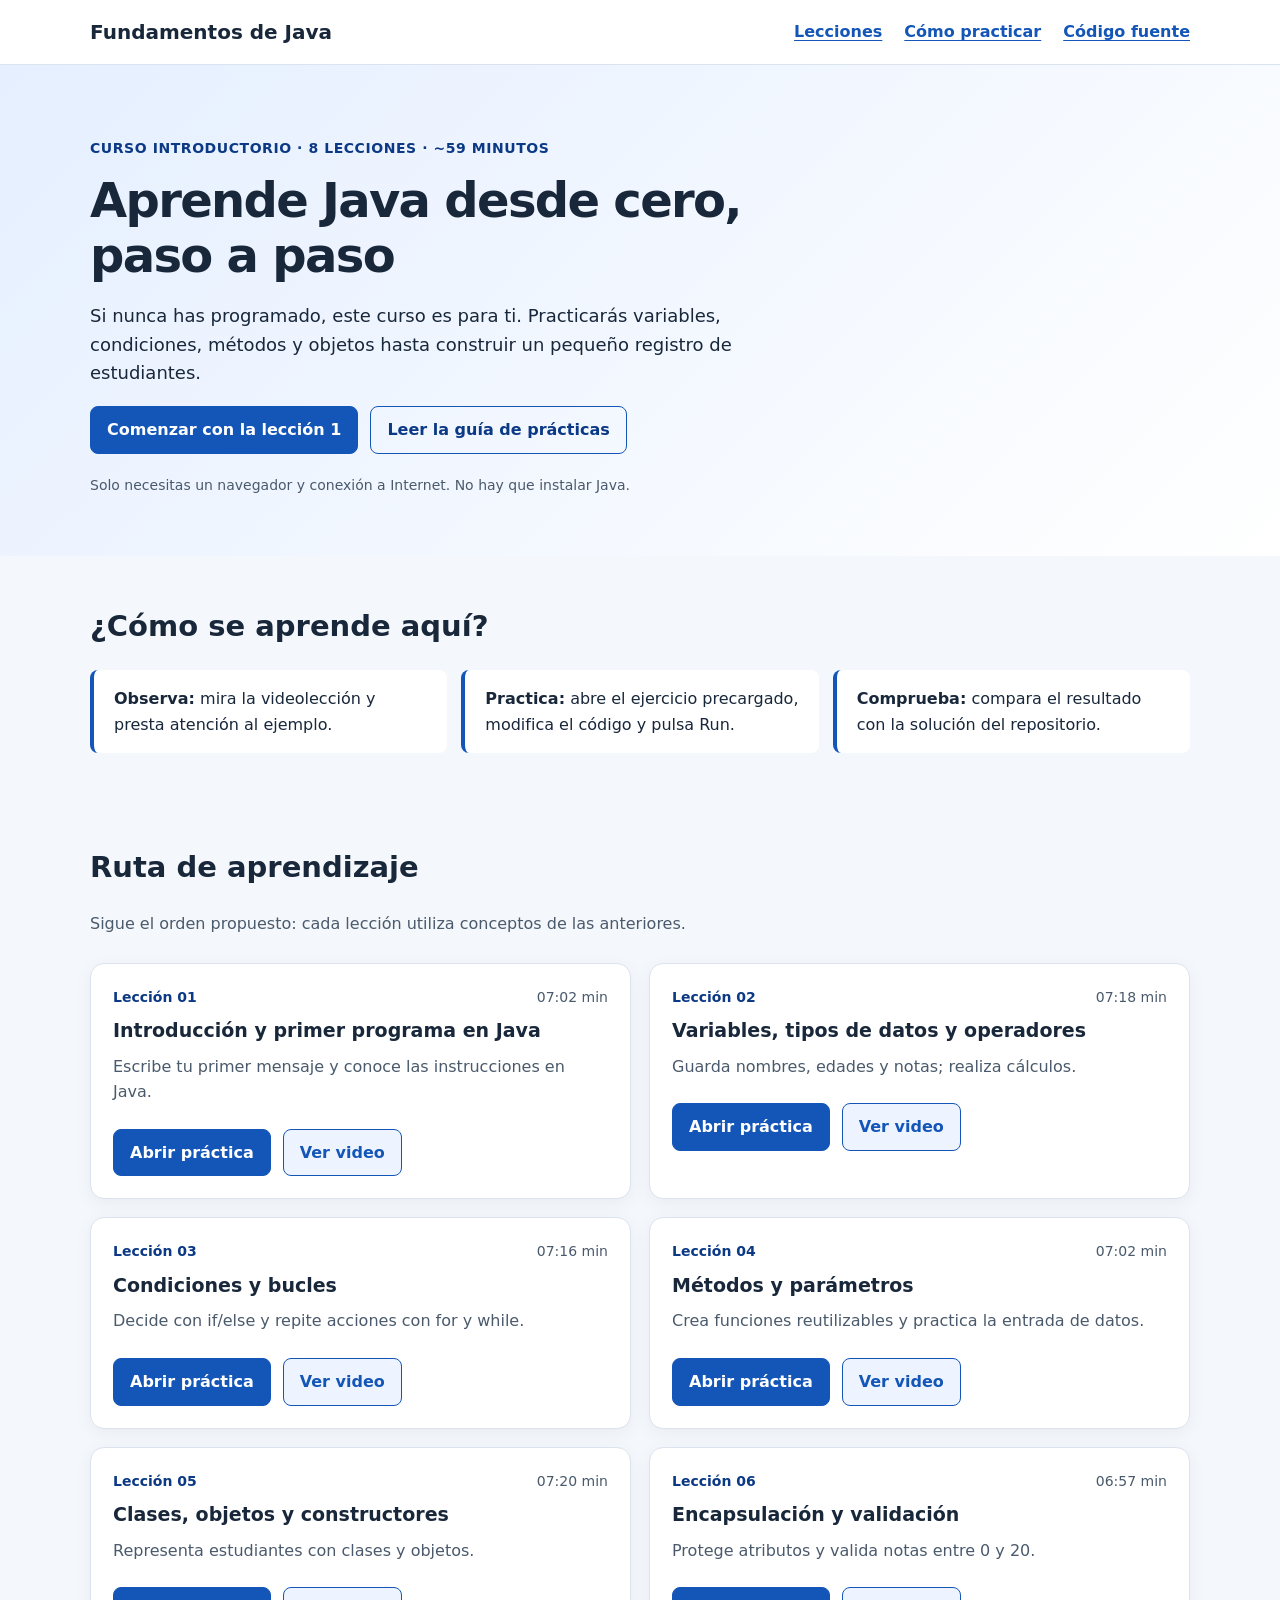
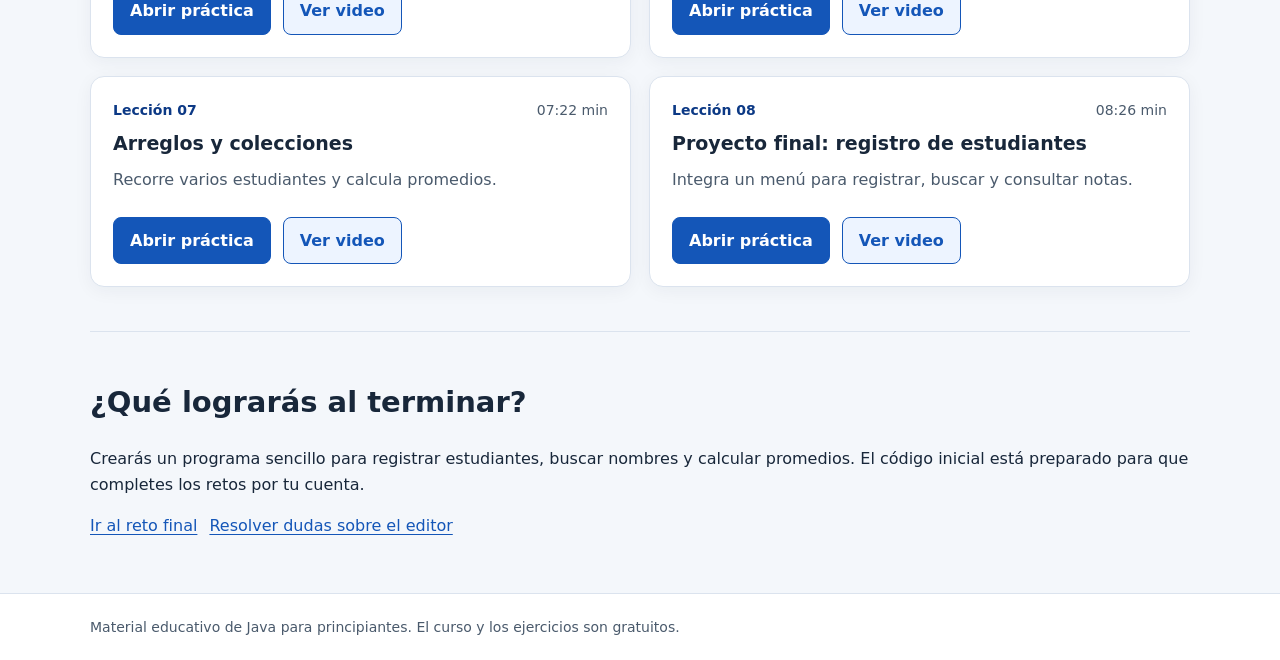
<file: index.html>
<!doctype html>
<html lang="es">
<head>
  <meta charset="utf-8">
  <meta name="viewport" content="width=device-width, initial-scale=1">
  <meta name="description" content="Curso gratuito de Java para estudiantes de secundaria: ocho videolecciones y ejercicios en línea sin instalaciones.">
  <title>Fundamentos de Java | Curso para principiantes</title>
  <link rel="stylesheet" href="assets/course.css">
</head>
<body>
  <a class="skip-link" href="#contenido">Saltar al contenido</a>
  <header class="site-header">
    <div class="container header__inner">
      <a class="brand" href="index.html" aria-label="Inicio del curso de Java">Fundamentos de Java</a>
      <nav class="site-nav" aria-label="Navegación principal">
        <a href="#lecciones">Lecciones</a>
        <a href="docs/como-practicar.html">Cómo practicar</a>
        <a href="https://github.com/TechMakers-upc/java-fundamentals-course-techmakers" target="_blank" rel="noopener noreferrer">Código fuente</a>
      </nav>
    </div>
  </header>
  <main id="contenido">
    <section class="hero" aria-labelledby="principal">
      <div class="container">
        <p class="eyebrow">Curso introductorio · 8 lecciones · ~59 minutos</p>
        <h1 id="principal">Aprende Java desde cero, paso a paso</h1>
        <p class="hero__intro">Si nunca has programado, este curso es para ti. Practicarás variables, condiciones, métodos y objetos hasta construir un pequeño registro de estudiantes.</p>
        <div class="hero__actions">
          <a class="action action--primary" href="practice/lesson-01.html">Comenzar con la lección 1</a>
          <a class="action action--outline" href="docs/como-practicar.html">Leer la guía de prácticas</a>
        </div>
        <p class="hero__tip">Solo necesitas un navegador y conexión a Internet. No hay que instalar Java.</p>
      </div>
    </section>
    <section class="container steps" aria-labelledby="pasos">
      <h2 id="pasos">¿Cómo se aprende aquí?</h2>
      <ol class="steps__list">
        <li><strong>Observa:</strong> mira la videolección y presta atención al ejemplo.</li>
        <li><strong>Practica:</strong> abre el ejercicio precargado, modifica el código y pulsa Run.</li>
        <li><strong>Comprueba:</strong> compara el resultado con la solución del repositorio.</li>
      </ol>
    </section>
    <section class="container lessons" id="lecciones" aria-labelledby="lecciones-titulo">
      <h2 id="lecciones-titulo">Ruta de aprendizaje</h2>
      <p class="section-intro">Sigue el orden propuesto: cada lección utiliza conceptos de las anteriores.</p>
      <ol class="lesson-grid">
      <li class="lesson">
        <article class="lesson__body" aria-labelledby="title-01">
          <div class="lesson__meta"><span class="lesson__number">Lección 01</span><span>07:02 min</span></div>
          <h3 id="title-01">Introducción y primer programa en Java</h3>
          <p>Escribe tu primer mensaje y conoce las instrucciones en Java.</p>
          <div class="lesson__actions">
            <a class="action action--primary" href="practice/lesson-01.html">Abrir práctica</a>
            <a class="action action--secondary" href="https://www.youtube.com/watch?v=XTbDYVRROxg" target="_blank" rel="noopener noreferrer">Ver video</a>
          </div>
        </article>
      </li>
      <li class="lesson">
        <article class="lesson__body" aria-labelledby="title-02">
          <div class="lesson__meta"><span class="lesson__number">Lección 02</span><span>07:18 min</span></div>
          <h3 id="title-02">Variables, tipos de datos y operadores</h3>
          <p>Guarda nombres, edades y notas; realiza cálculos.</p>
          <div class="lesson__actions">
            <a class="action action--primary" href="practice/lesson-02.html">Abrir práctica</a>
            <a class="action action--secondary" href="https://www.youtube.com/watch?v=ZJA2KTzY1jE" target="_blank" rel="noopener noreferrer">Ver video</a>
          </div>
        </article>
      </li>
      <li class="lesson">
        <article class="lesson__body" aria-labelledby="title-03">
          <div class="lesson__meta"><span class="lesson__number">Lección 03</span><span>07:16 min</span></div>
          <h3 id="title-03">Condiciones y bucles</h3>
          <p>Decide con if/else y repite acciones con for y while.</p>
          <div class="lesson__actions">
            <a class="action action--primary" href="practice/lesson-03.html">Abrir práctica</a>
            <a class="action action--secondary" href="https://www.youtube.com/watch?v=q5zacHFzqwE" target="_blank" rel="noopener noreferrer">Ver video</a>
          </div>
        </article>
      </li>
      <li class="lesson">
        <article class="lesson__body" aria-labelledby="title-04">
          <div class="lesson__meta"><span class="lesson__number">Lección 04</span><span>07:02 min</span></div>
          <h3 id="title-04">Métodos y parámetros</h3>
          <p>Crea funciones reutilizables y practica la entrada de datos.</p>
          <div class="lesson__actions">
            <a class="action action--primary" href="practice/lesson-04.html">Abrir práctica</a>
            <a class="action action--secondary" href="https://www.youtube.com/watch?v=QULdRkWInEk" target="_blank" rel="noopener noreferrer">Ver video</a>
          </div>
        </article>
      </li>
      <li class="lesson">
        <article class="lesson__body" aria-labelledby="title-05">
          <div class="lesson__meta"><span class="lesson__number">Lección 05</span><span>07:20 min</span></div>
          <h3 id="title-05">Clases, objetos y constructores</h3>
          <p>Representa estudiantes con clases y objetos.</p>
          <div class="lesson__actions">
            <a class="action action--primary" href="practice/lesson-05.html">Abrir práctica</a>
            <a class="action action--secondary" href="https://www.youtube.com/watch?v=LI0jqFQd_1Q" target="_blank" rel="noopener noreferrer">Ver video</a>
          </div>
        </article>
      </li>
      <li class="lesson">
        <article class="lesson__body" aria-labelledby="title-06">
          <div class="lesson__meta"><span class="lesson__number">Lección 06</span><span>06:57 min</span></div>
          <h3 id="title-06">Encapsulación y validación</h3>
          <p>Protege atributos y valida notas entre 0 y 20.</p>
          <div class="lesson__actions">
            <a class="action action--primary" href="practice/lesson-06.html">Abrir práctica</a>
            <a class="action action--secondary" href="https://www.youtube.com/watch?v=VNrOLX8tkeI" target="_blank" rel="noopener noreferrer">Ver video</a>
          </div>
        </article>
      </li>
      <li class="lesson">
        <article class="lesson__body" aria-labelledby="title-07">
          <div class="lesson__meta"><span class="lesson__number">Lección 07</span><span>07:22 min</span></div>
          <h3 id="title-07">Arreglos y colecciones</h3>
          <p>Recorre varios estudiantes y calcula promedios.</p>
          <div class="lesson__actions">
            <a class="action action--primary" href="practice/lesson-07.html">Abrir práctica</a>
            <a class="action action--secondary" href="https://www.youtube.com/watch?v=iQ70uHn4g9I" target="_blank" rel="noopener noreferrer">Ver video</a>
          </div>
        </article>
      </li>
      <li class="lesson">
        <article class="lesson__body" aria-labelledby="title-08">
          <div class="lesson__meta"><span class="lesson__number">Lección 08</span><span>08:26 min</span></div>
          <h3 id="title-08">Proyecto final: registro de estudiantes</h3>
          <p>Integra un menú para registrar, buscar y consultar notas.</p>
          <div class="lesson__actions">
            <a class="action action--primary" href="practice/lesson-08.html">Abrir práctica</a>
            <a class="action action--secondary" href="https://www.youtube.com/watch?v=4dYG0xN6whU" target="_blank" rel="noopener noreferrer">Ver video</a>
          </div>
        </article>
      </li>
      </ol>
    </section>
    <section class="container endnote" aria-labelledby="proyecto-final">
      <h2 id="proyecto-final">¿Qué lograrás al terminar?</h2>
      <p>Crearás un programa sencillo para registrar estudiantes, buscar nombres y calcular promedios. El código inicial está preparado para que completes los retos por tu cuenta.</p>
      <div class="endnote__links">
        <a href="practice/lesson-08.html">Ir al reto final</a>
        <a href="docs/como-practicar.html">Resolver dudas sobre el editor</a>
      </div>
    </section>
  </main>
  <footer class="site-footer"><div class="container">Material educativo de Java para principiantes. El curso y los ejercicios son gratuitos.</div></footer>
</body>
</html>
</file>
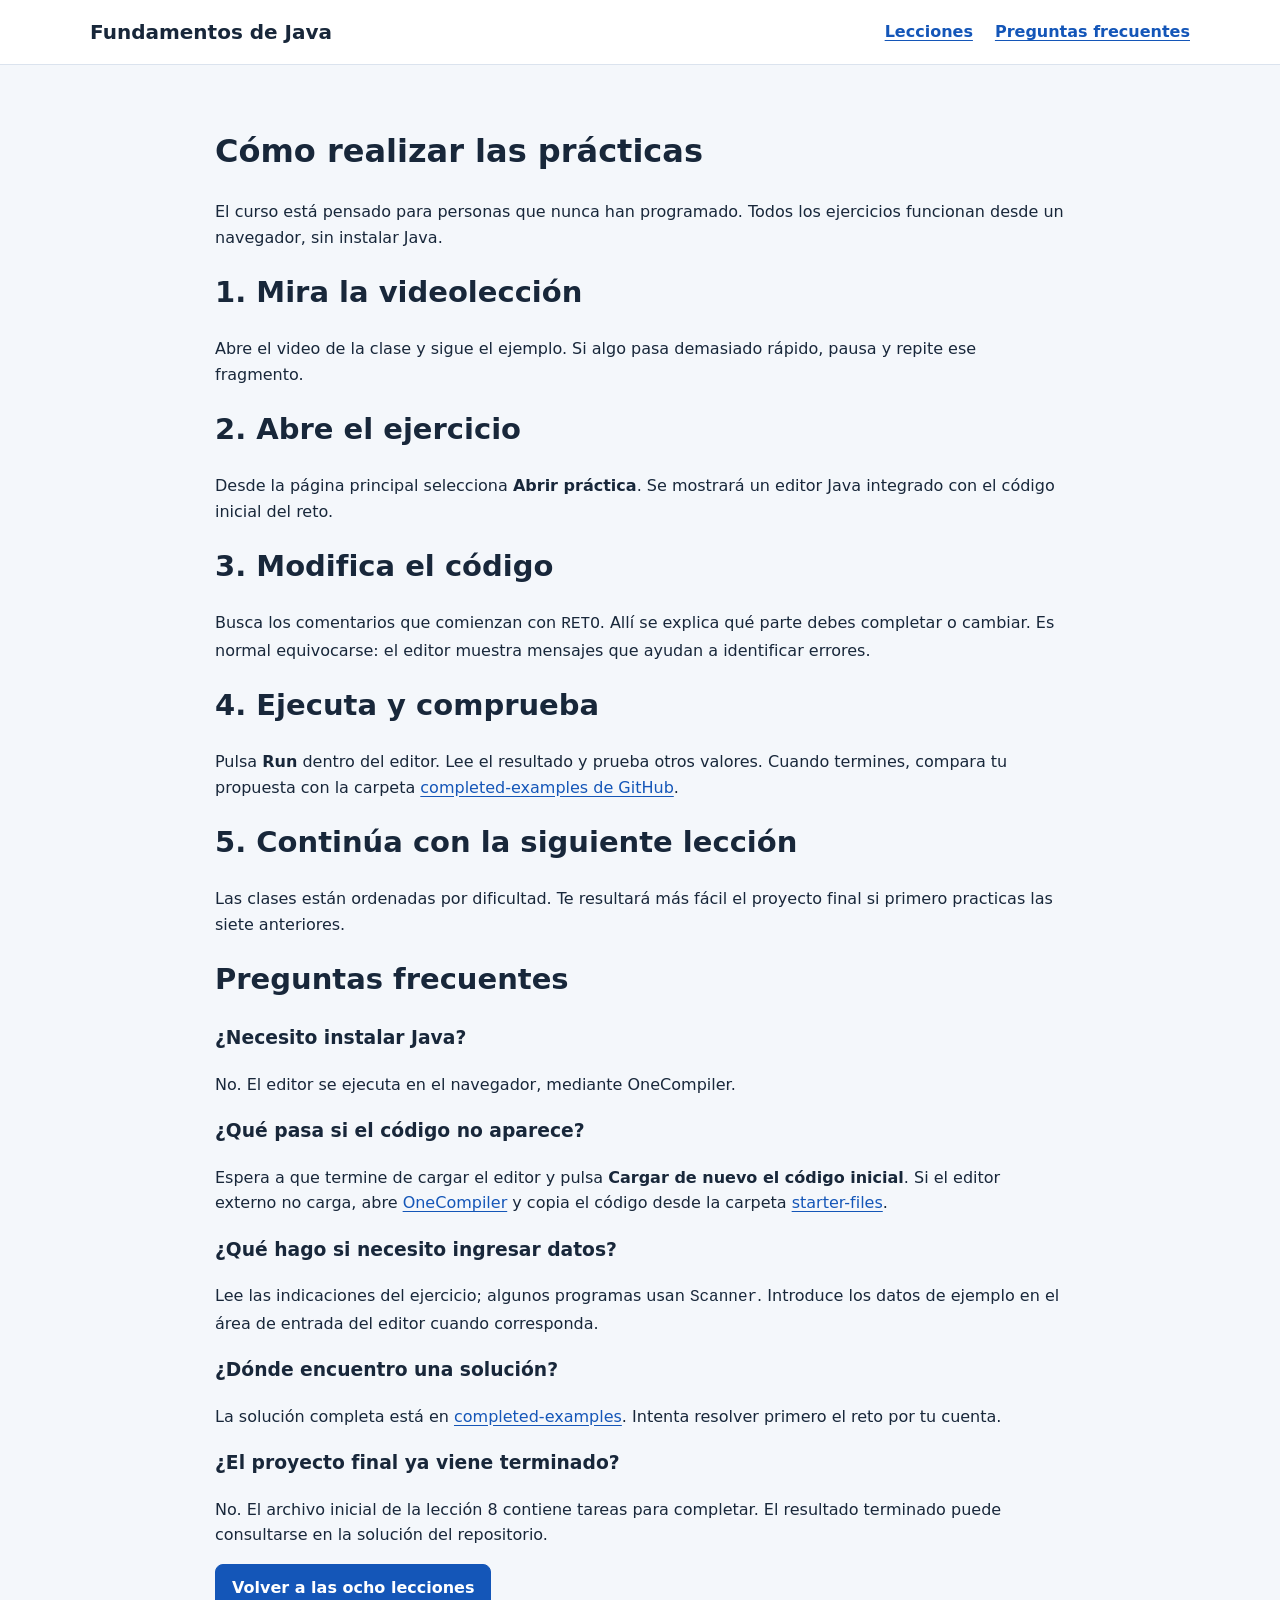
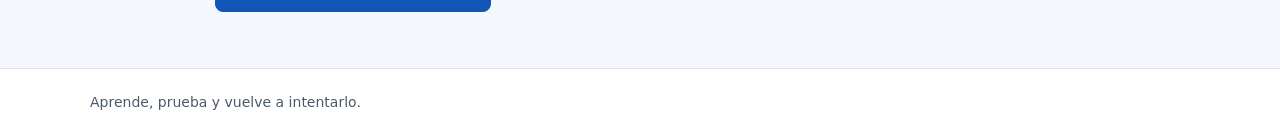
<file: docs/como-practicar.html>
<!doctype html>
<html lang="es">
<head>
  <meta charset="utf-8">
  <meta name="viewport" content="width=device-width, initial-scale=1">
  <meta name="description" content="Guía para aprender Java con videos y prácticas en OneCompiler.">
  <title>Cómo practicar Java | Guía para estudiantes</title>
  <link rel="stylesheet" href="../assets/course.css">
</head>
<body>
  <a class="skip-link" href="#contenido">Saltar al contenido</a>
  <header class="site-header"><div class="container header__inner">
    <a class="brand" href="../index.html">Fundamentos de Java</a>
    <nav class="site-nav" aria-label="Navegación principal"><a href="../index.html#lecciones">Lecciones</a><a href="#dudas">Preguntas frecuentes</a></nav>
  </div></header>
  <main id="contenido" class="container" style="max-width:850px;padding-block:40px">
    <h1>Cómo realizar las prácticas</h1>
    <p>El curso está pensado para personas que nunca han programado. Todos los ejercicios funcionan desde un navegador, sin instalar Java.</p>
    <h2>1. Mira la videolección</h2>
    <p>Abre el video de la clase y sigue el ejemplo. Si algo pasa demasiado rápido, pausa y repite ese fragmento.</p>
    <h2>2. Abre el ejercicio</h2>
    <p>Desde la página principal selecciona <strong>Abrir práctica</strong>. Se mostrará un editor Java integrado con el código inicial del reto.</p>
    <h2>3. Modifica el código</h2>
    <p>Busca los comentarios que comienzan con <code>RETO</code>. Allí se explica qué parte debes completar o cambiar. Es normal equivocarse: el editor muestra mensajes que ayudan a identificar errores.</p>
    <h2>4. Ejecuta y comprueba</h2>
    <p>Pulsa <strong>Run</strong> dentro del editor. Lee el resultado y prueba otros valores. Cuando termines, compara tu propuesta con la carpeta <a href="https://github.com/TechMakers-upc/java-fundamentals-course-techmakers/tree/main/completed-examples" target="_blank" rel="noopener noreferrer">completed-examples de GitHub</a>.</p>
    <h2>5. Continúa con la siguiente lección</h2>
    <p>Las clases están ordenadas por dificultad. Te resultará más fácil el proyecto final si primero practicas las siete anteriores.</p>
    <section id="dudas" aria-labelledby="faq-title">
      <h2 id="faq-title">Preguntas frecuentes</h2>
      <h3>¿Necesito instalar Java?</h3>
      <p>No. El editor se ejecuta en el navegador, mediante OneCompiler.</p>
      <h3>¿Qué pasa si el código no aparece?</h3>
      <p>Espera a que termine de cargar el editor y pulsa <strong>Cargar de nuevo el código inicial</strong>. Si el editor externo no carga, abre <a href="https://onecompiler.com/java" target="_blank" rel="noopener noreferrer">OneCompiler</a> y copia el código desde la carpeta <a href="https://github.com/TechMakers-upc/java-fundamentals-course-techmakers/tree/main/starter-files" target="_blank" rel="noopener noreferrer">starter-files</a>.</p>
      <h3>¿Qué hago si necesito ingresar datos?</h3>
      <p>Lee las indicaciones del ejercicio; algunos programas usan <code>Scanner</code>. Introduce los datos de ejemplo en el área de entrada del editor cuando corresponda.</p>
      <h3>¿Dónde encuentro una solución?</h3>
      <p>La solución completa está en <a href="https://github.com/TechMakers-upc/java-fundamentals-course-techmakers/tree/main/completed-examples" target="_blank" rel="noopener noreferrer">completed-examples</a>. Intenta resolver primero el reto por tu cuenta.</p>
      <h3>¿El proyecto final ya viene terminado?</h3>
      <p>No. El archivo inicial de la lección 8 contiene tareas para completar. El resultado terminado puede consultarse en la solución del repositorio.</p>
    </section>
    <p><a class="action action--primary" href="../index.html#lecciones">Volver a las ocho lecciones</a></p>
  </main>
  <footer class="site-footer"><div class="container">Aprende, prueba y vuelve a intentarlo.</div></footer>
</body>
</html>
</file>
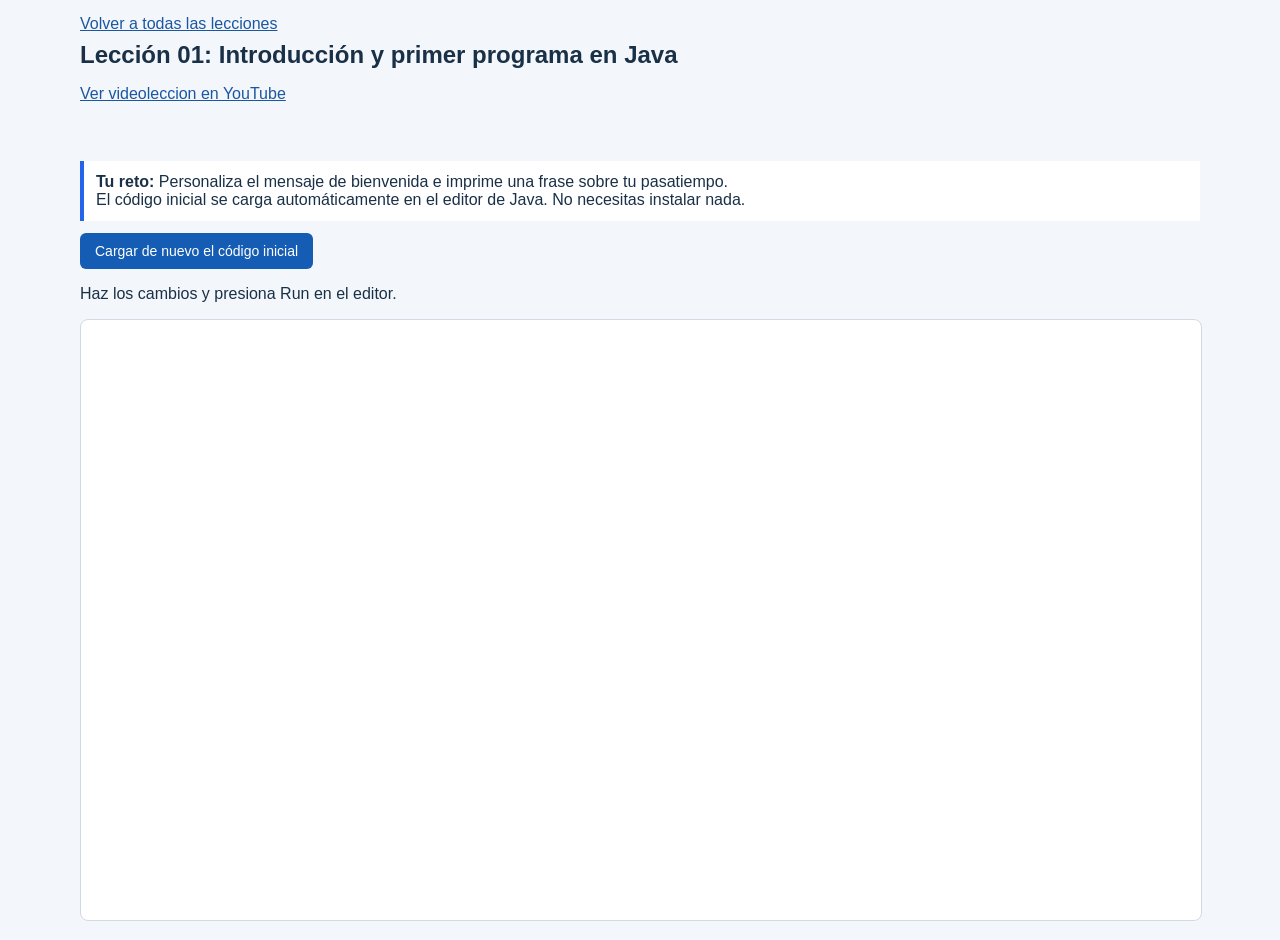
<file: practice/lesson-01.html>
<!doctype html><html lang="es"><head><meta charset="utf-8"><meta name="viewport" content="width=device-width,initial-scale=1"><title>Java - Lección 01</title><style>body{margin:0;font:16px 'Segoe UI',Arial,sans-serif;color:#193047;background:#f3f7fb}header,main{max-width:1120px;margin:auto;padding:15px 20px}h1{font-size:24px;margin:8px 0}.note{background:white;border-left:4px solid #2563eb;padding:12px;margin:12px 0}.editor{width:100%;height:600px;border:1px solid #d1d9e6;border-radius:8px;background:white}a{color:#1b56a1}button{background:#155db4;color:white;border:0;border-radius:6px;padding:10px 15px;font-size:14px;cursor:pointer}</style></head><body>
<header><a href="../index.html">Volver a todas las lecciones</a><h1>Lección 01: Introducci&#243;n y primer programa en Java</h1><p><a href="https://www.youtube.com/watch?v=XTbDYVRROxg" target="_blank" rel="noopener">Ver videoleccion en YouTube</a></p></header>
<main><div class="note"><strong>Tu reto:</strong> Personaliza el mensaje de bienvenida e imprime una frase sobre tu pasatiempo.<br>El código inicial se carga automáticamente en el editor de Java. No necesitas instalar nada.</div>
<button id="load" type="button">Cargar de nuevo el código inicial</button><p>Haz los cambios y presiona Run en el editor.</p>
<iframe id="editor" class="editor" title="Editor Java en OneCompiler" src="https://onecompiler.com/embed/java?listenToEvents=true&amp;hideLanguageSelection=true&amp;fontSize=18" allow="clipboard-read; clipboard-write"></iframe>
</main><script>
const sourceCode="public class Main {\r\n    public static void main(String[] args) {\r\n        System.out.println(\"Hola, mundo\");\r\n        // RETO: añade un segundo mensaje con algo que te guste hacer.\r\n    }\r\n}";
const editor=document.getElementById('editor');
function precargar(){if(editor.contentWindow){editor.contentWindow.postMessage({eventType:'populateCode',language:'java',files:[{name:'Main.java',content:sourceCode}]},'https://onecompiler.com');}}
editor.addEventListener('load',()=>{setTimeout(precargar,450);setTimeout(precargar,1600);});
document.getElementById('load').addEventListener('click',precargar);
</script></body></html>
</file>
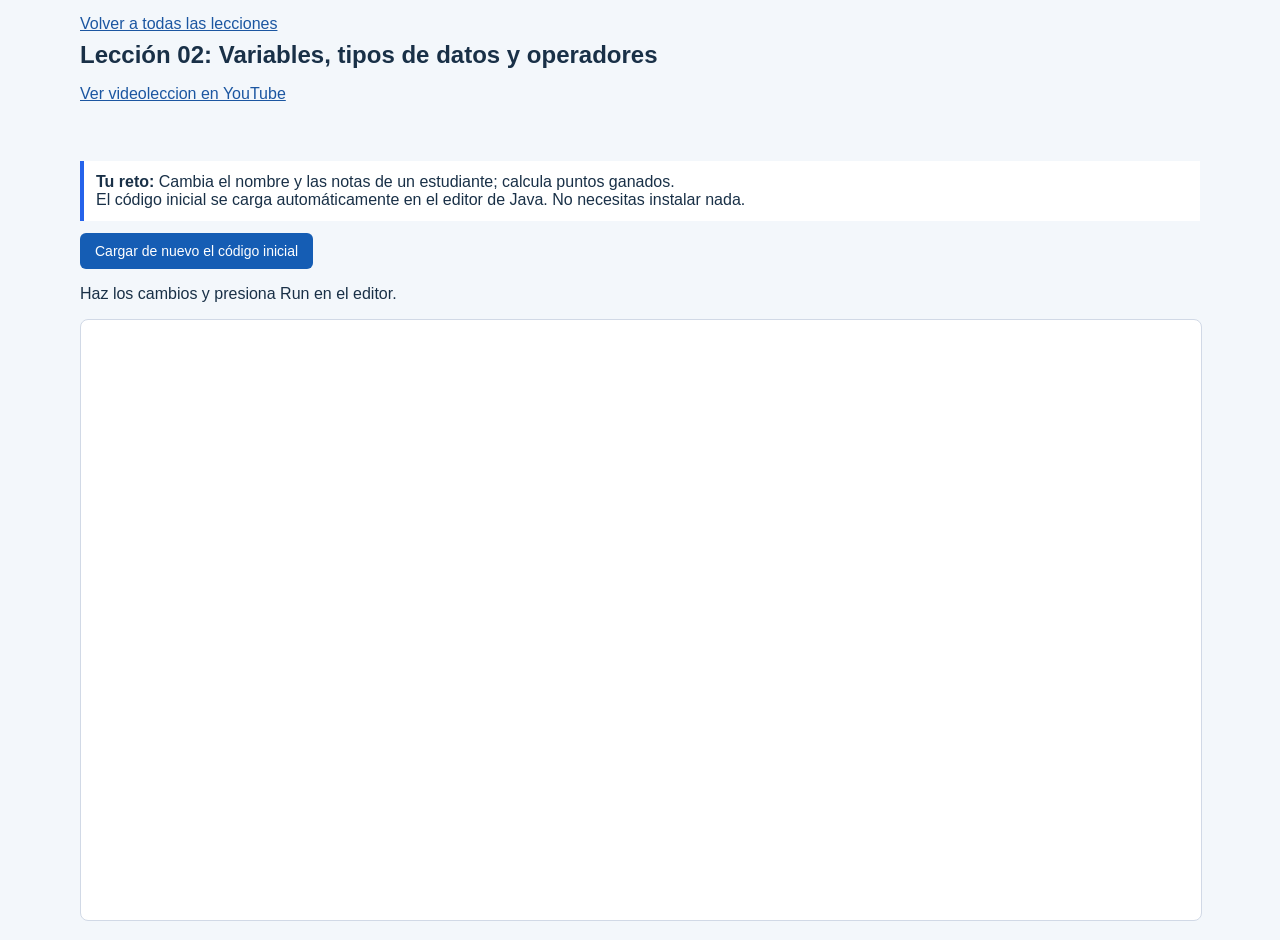
<file: practice/lesson-02.html>
<!doctype html><html lang="es"><head><meta charset="utf-8"><meta name="viewport" content="width=device-width,initial-scale=1"><title>Java - Lección 02</title><style>body{margin:0;font:16px 'Segoe UI',Arial,sans-serif;color:#193047;background:#f3f7fb}header,main{max-width:1120px;margin:auto;padding:15px 20px}h1{font-size:24px;margin:8px 0}.note{background:white;border-left:4px solid #2563eb;padding:12px;margin:12px 0}.editor{width:100%;height:600px;border:1px solid #d1d9e6;border-radius:8px;background:white}a{color:#1b56a1}button{background:#155db4;color:white;border:0;border-radius:6px;padding:10px 15px;font-size:14px;cursor:pointer}</style></head><body>
<header><a href="../index.html">Volver a todas las lecciones</a><h1>Lección 02: Variables, tipos de datos y operadores</h1><p><a href="https://www.youtube.com/watch?v=ZJA2KTzY1jE" target="_blank" rel="noopener">Ver videoleccion en YouTube</a></p></header>
<main><div class="note"><strong>Tu reto:</strong> Cambia el nombre y las notas de un estudiante; calcula puntos ganados.<br>El código inicial se carga automáticamente en el editor de Java. No necesitas instalar nada.</div>
<button id="load" type="button">Cargar de nuevo el código inicial</button><p>Haz los cambios y presiona Run en el editor.</p>
<iframe id="editor" class="editor" title="Editor Java en OneCompiler" src="https://onecompiler.com/embed/java?listenToEvents=true&amp;hideLanguageSelection=true&amp;fontSize=18" allow="clipboard-read; clipboard-write"></iframe>
</main><script>
const sourceCode="public class Main {\r\n    public static void main(String[] args) {\r\n        String nombre = \"Ana\";\r\n        int edad = 15;\r\n        // RETO: crea double promedio y boolean practicaJava.\r\n        // RETO: calcula 3 + 2, guarda el resultado y muéstralo.\r\n        System.out.println(\"Nombre: \" + nombre);\r\n        System.out.println(\"Edad: \" + edad);\r\n    }\r\n}";
const editor=document.getElementById('editor');
function precargar(){if(editor.contentWindow){editor.contentWindow.postMessage({eventType:'populateCode',language:'java',files:[{name:'Main.java',content:sourceCode}]},'https://onecompiler.com');}}
editor.addEventListener('load',()=>{setTimeout(precargar,450);setTimeout(precargar,1600);});
document.getElementById('load').addEventListener('click',precargar);
</script></body></html>
</file>
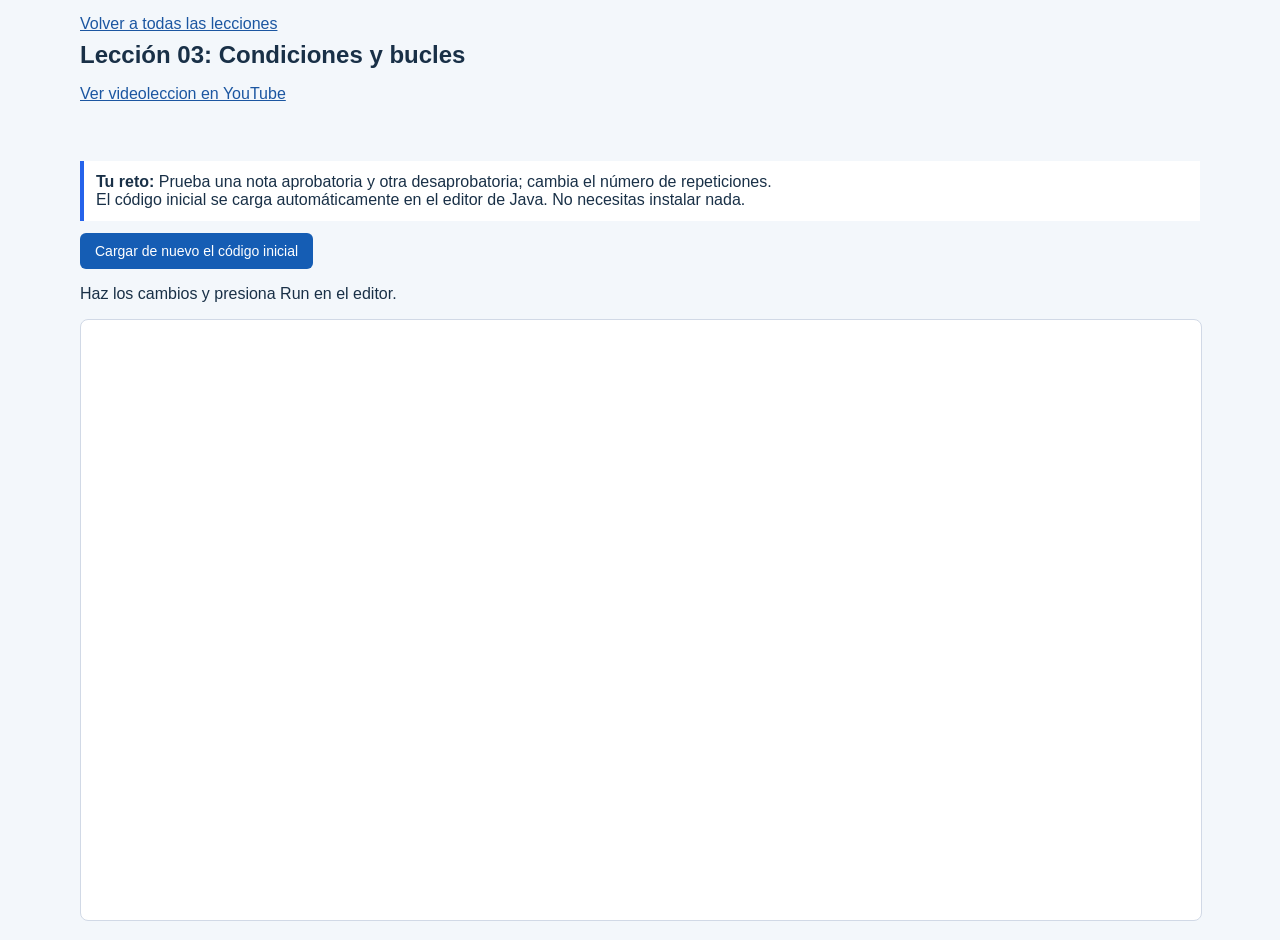
<file: practice/lesson-03.html>
<!doctype html><html lang="es"><head><meta charset="utf-8"><meta name="viewport" content="width=device-width,initial-scale=1"><title>Java - Lección 03</title><style>body{margin:0;font:16px 'Segoe UI',Arial,sans-serif;color:#193047;background:#f3f7fb}header,main{max-width:1120px;margin:auto;padding:15px 20px}h1{font-size:24px;margin:8px 0}.note{background:white;border-left:4px solid #2563eb;padding:12px;margin:12px 0}.editor{width:100%;height:600px;border:1px solid #d1d9e6;border-radius:8px;background:white}a{color:#1b56a1}button{background:#155db4;color:white;border:0;border-radius:6px;padding:10px 15px;font-size:14px;cursor:pointer}</style></head><body>
<header><a href="../index.html">Volver a todas las lecciones</a><h1>Lección 03: Condiciones y bucles</h1><p><a href="https://www.youtube.com/watch?v=q5zacHFzqwE" target="_blank" rel="noopener">Ver videoleccion en YouTube</a></p></header>
<main><div class="note"><strong>Tu reto:</strong> Prueba una nota aprobatoria y otra desaprobatoria; cambia el n&#250;mero de repeticiones.<br>El código inicial se carga automáticamente en el editor de Java. No necesitas instalar nada.</div>
<button id="load" type="button">Cargar de nuevo el código inicial</button><p>Haz los cambios y presiona Run en el editor.</p>
<iframe id="editor" class="editor" title="Editor Java en OneCompiler" src="https://onecompiler.com/embed/java?listenToEvents=true&amp;hideLanguageSelection=true&amp;fontSize=18" allow="clipboard-read; clipboard-write"></iframe>
</main><script>
const sourceCode="public class Main {\r\n    public static void main(String[] args) {\r\n        int nota = 16;\r\n        // RETO: muestra \"Aprobado\" si nota \u003e= 11; en otro caso, \"En práctica\".\r\n        System.out.println(\"Nota: \" + nota);\r\n        // RETO: usa for para mostrar tres prácticas numeradas.\r\n        // RETO: usa while para mostrar los niveles 1 y 2.\r\n    }\r\n}";
const editor=document.getElementById('editor');
function precargar(){if(editor.contentWindow){editor.contentWindow.postMessage({eventType:'populateCode',language:'java',files:[{name:'Main.java',content:sourceCode}]},'https://onecompiler.com');}}
editor.addEventListener('load',()=>{setTimeout(precargar,450);setTimeout(precargar,1600);});
document.getElementById('load').addEventListener('click',precargar);
</script></body></html>
</file>
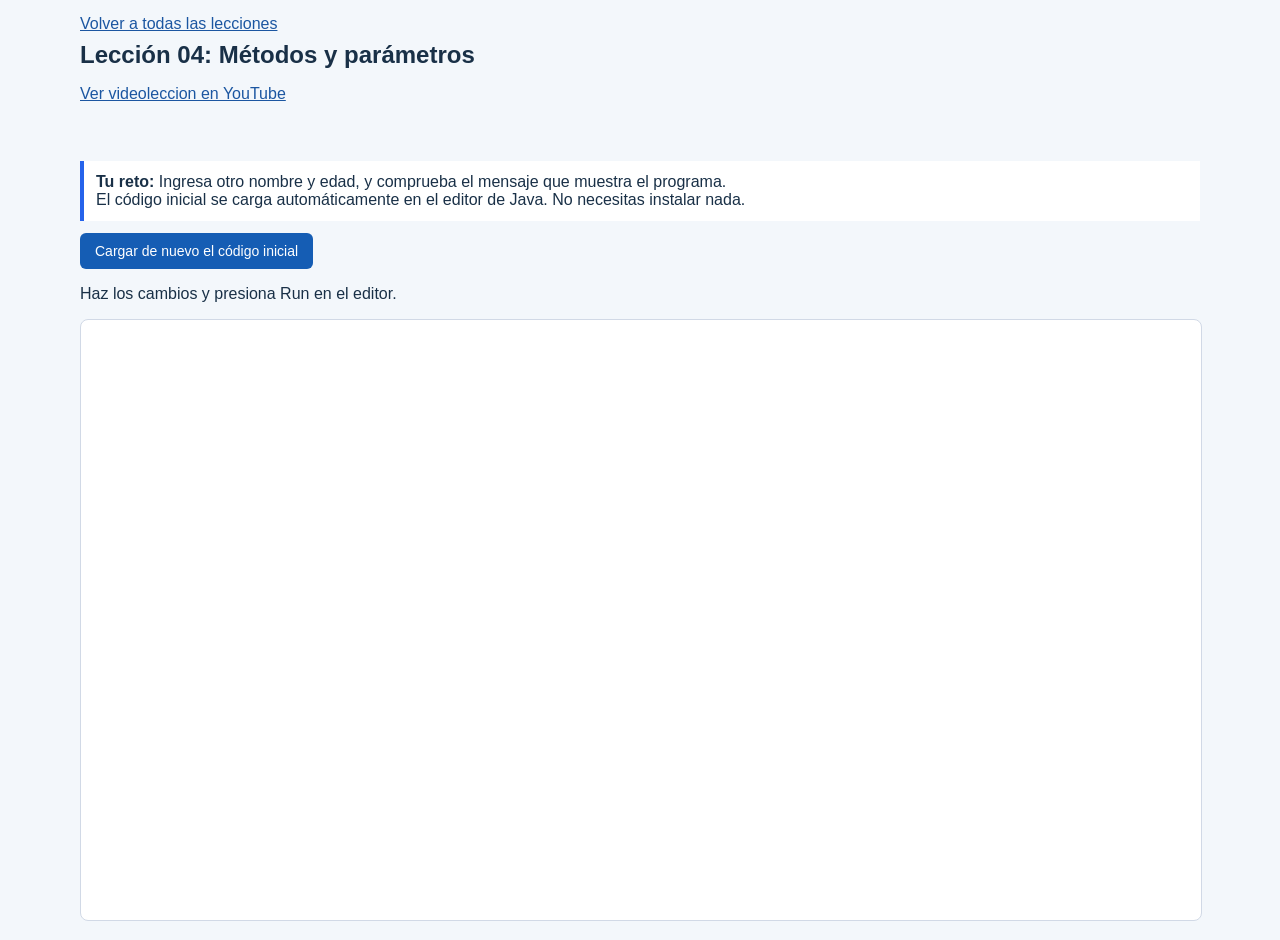
<file: practice/lesson-04.html>
<!doctype html><html lang="es"><head><meta charset="utf-8"><meta name="viewport" content="width=device-width,initial-scale=1"><title>Java - Lección 04</title><style>body{margin:0;font:16px 'Segoe UI',Arial,sans-serif;color:#193047;background:#f3f7fb}header,main{max-width:1120px;margin:auto;padding:15px 20px}h1{font-size:24px;margin:8px 0}.note{background:white;border-left:4px solid #2563eb;padding:12px;margin:12px 0}.editor{width:100%;height:600px;border:1px solid #d1d9e6;border-radius:8px;background:white}a{color:#1b56a1}button{background:#155db4;color:white;border:0;border-radius:6px;padding:10px 15px;font-size:14px;cursor:pointer}</style></head><body>
<header><a href="../index.html">Volver a todas las lecciones</a><h1>Lección 04: M&#233;todos y par&#225;metros</h1><p><a href="https://www.youtube.com/watch?v=QULdRkWInEk" target="_blank" rel="noopener">Ver videoleccion en YouTube</a></p></header>
<main><div class="note"><strong>Tu reto:</strong> Ingresa otro nombre y edad, y comprueba el mensaje que muestra el programa.<br>El código inicial se carga automáticamente en el editor de Java. No necesitas instalar nada.</div>
<button id="load" type="button">Cargar de nuevo el código inicial</button><p>Haz los cambios y presiona Run en el editor.</p>
<iframe id="editor" class="editor" title="Editor Java en OneCompiler" src="https://onecompiler.com/embed/java?listenToEvents=true&amp;hideLanguageSelection=true&amp;fontSize=18" allow="clipboard-read; clipboard-write"></iframe>
</main><script>
const sourceCode="import java.util.Scanner;\r\n\r\npublic class Main {\r\n    // RETO: crea un método saludar(String nombre).\r\n    // RETO: crea un método boolean puedeParticipar(int edad).\r\n\r\n    public static void main(String[] args) {\r\n        Scanner entrada = new Scanner(System.in);\r\n        System.out.print(\"¿Cómo te llamas? \");\r\n        String nombre = entrada.nextLine();\r\n        System.out.println(\"Hola, \" + nombre);\r\n        // RETO: lee la edad e invoca los métodos.\r\n    }\r\n}";
const editor=document.getElementById('editor');
function precargar(){if(editor.contentWindow){editor.contentWindow.postMessage({eventType:'populateCode',language:'java',files:[{name:'Main.java',content:sourceCode}]},'https://onecompiler.com');}}
editor.addEventListener('load',()=>{setTimeout(precargar,450);setTimeout(precargar,1600);});
document.getElementById('load').addEventListener('click',precargar);
</script></body></html>
</file>
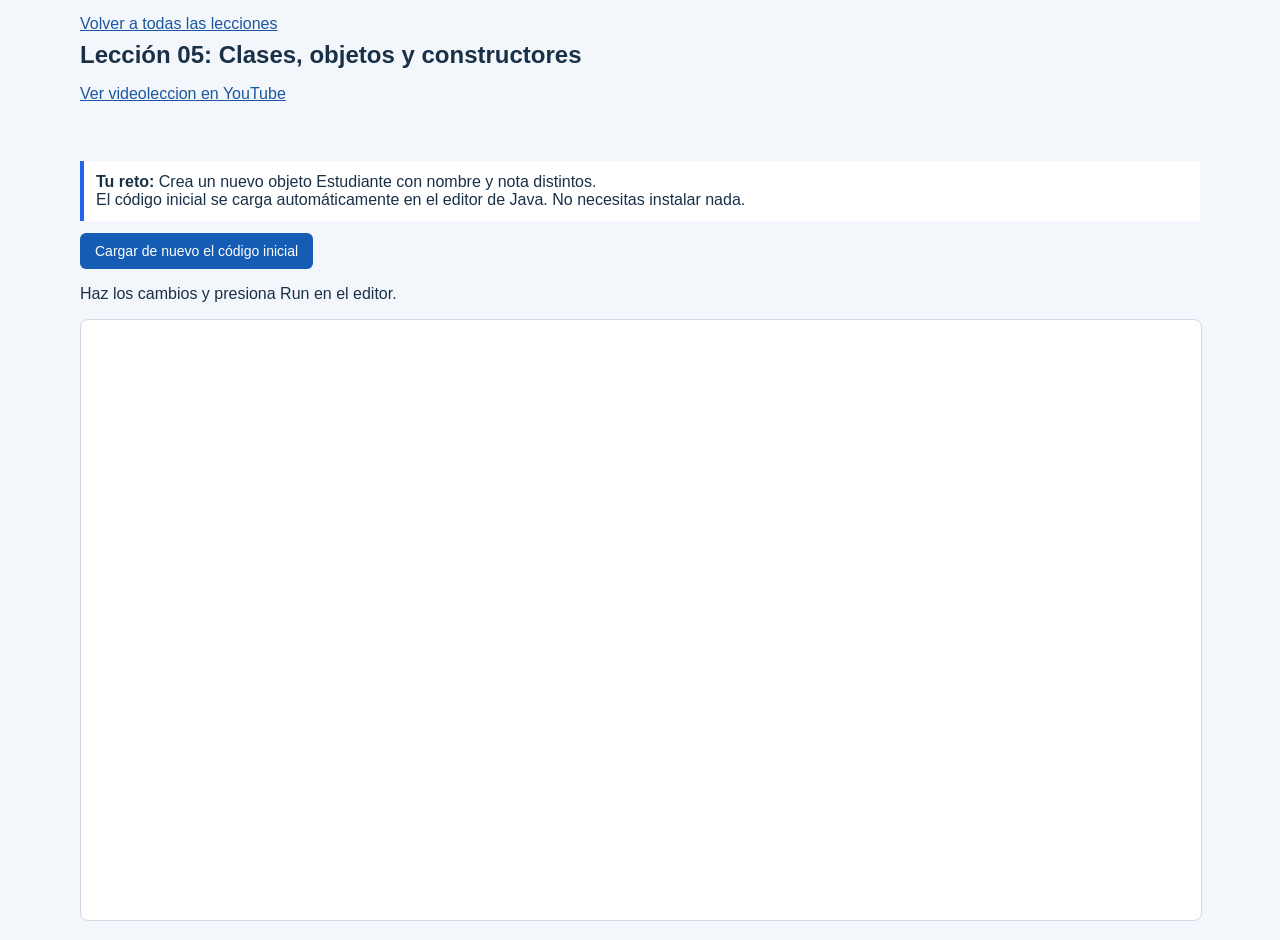
<file: practice/lesson-05.html>
<!doctype html><html lang="es"><head><meta charset="utf-8"><meta name="viewport" content="width=device-width,initial-scale=1"><title>Java - Lección 05</title><style>body{margin:0;font:16px 'Segoe UI',Arial,sans-serif;color:#193047;background:#f3f7fb}header,main{max-width:1120px;margin:auto;padding:15px 20px}h1{font-size:24px;margin:8px 0}.note{background:white;border-left:4px solid #2563eb;padding:12px;margin:12px 0}.editor{width:100%;height:600px;border:1px solid #d1d9e6;border-radius:8px;background:white}a{color:#1b56a1}button{background:#155db4;color:white;border:0;border-radius:6px;padding:10px 15px;font-size:14px;cursor:pointer}</style></head><body>
<header><a href="../index.html">Volver a todas las lecciones</a><h1>Lección 05: Clases, objetos y constructores</h1><p><a href="https://www.youtube.com/watch?v=LI0jqFQd_1Q" target="_blank" rel="noopener">Ver videoleccion en YouTube</a></p></header>
<main><div class="note"><strong>Tu reto:</strong> Crea un nuevo objeto Estudiante con nombre y nota distintos.<br>El código inicial se carga automáticamente en el editor de Java. No necesitas instalar nada.</div>
<button id="load" type="button">Cargar de nuevo el código inicial</button><p>Haz los cambios y presiona Run en el editor.</p>
<iframe id="editor" class="editor" title="Editor Java en OneCompiler" src="https://onecompiler.com/embed/java?listenToEvents=true&amp;hideLanguageSelection=true&amp;fontSize=18" allow="clipboard-read; clipboard-write"></iframe>
</main><script>
const sourceCode="class Estudiante {\r\n    String nombre;\r\n    int nota;\r\n\r\n    Estudiante(String nombre, int nota) {\r\n        this.nombre = nombre;\r\n        this.nota = nota;\r\n    }\r\n\r\n    // RETO: añade el método void mostrarFicha().\r\n    // RETO: añade el método boolean aprobo().\r\n}\r\n\r\npublic class Main {\r\n    public static void main(String[] args) {\r\n        Estudiante ana = new Estudiante(\"Ana\", 16);\r\n        System.out.println(ana.nombre);\r\n        // RETO: crea un segundo objeto y muestra su ficha.\r\n    }\r\n}";
const editor=document.getElementById('editor');
function precargar(){if(editor.contentWindow){editor.contentWindow.postMessage({eventType:'populateCode',language:'java',files:[{name:'Main.java',content:sourceCode}]},'https://onecompiler.com');}}
editor.addEventListener('load',()=>{setTimeout(precargar,450);setTimeout(precargar,1600);});
document.getElementById('load').addEventListener('click',precargar);
</script></body></html>
</file>
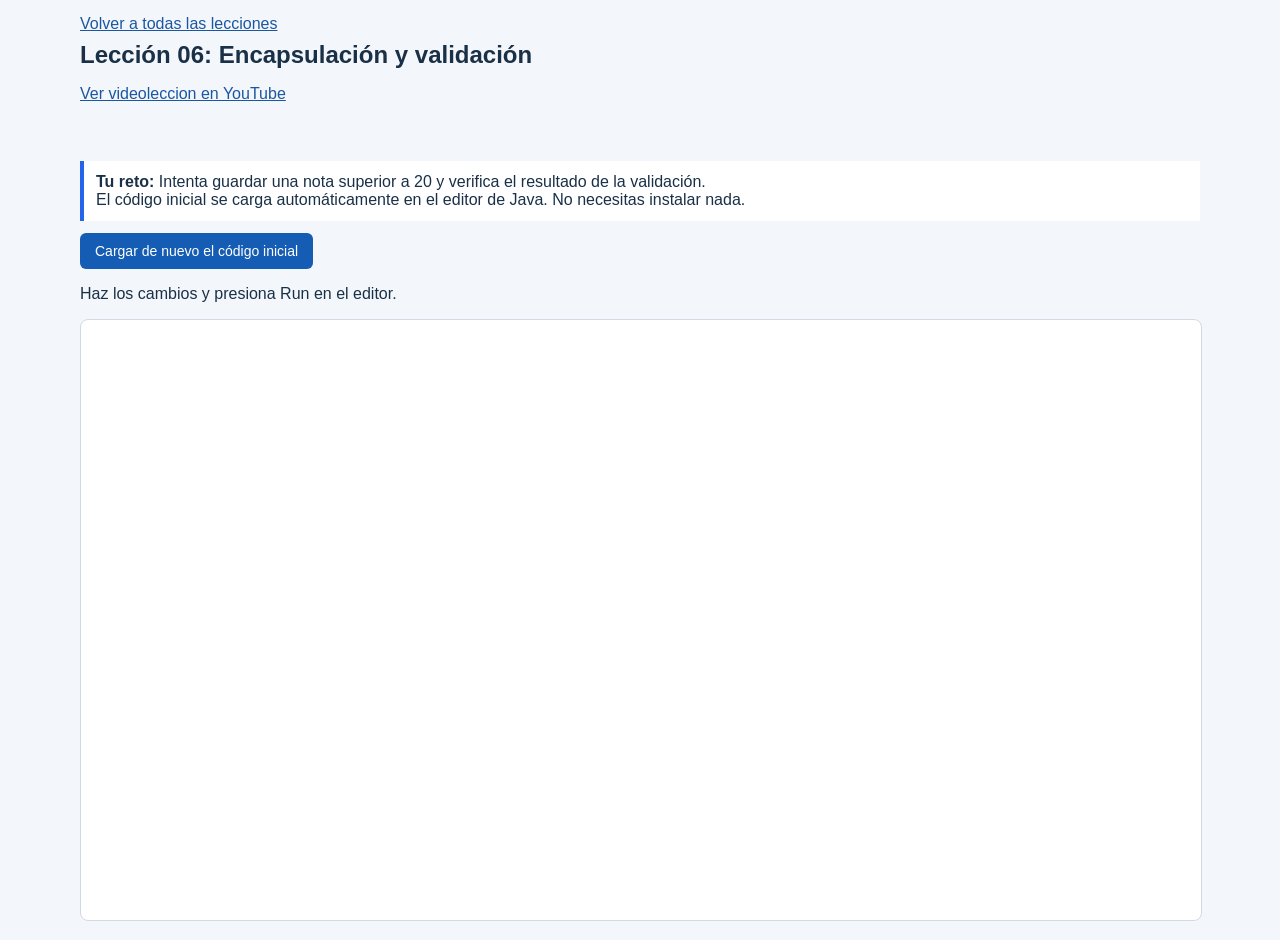
<file: practice/lesson-06.html>
<!doctype html><html lang="es"><head><meta charset="utf-8"><meta name="viewport" content="width=device-width,initial-scale=1"><title>Java - Lección 06</title><style>body{margin:0;font:16px 'Segoe UI',Arial,sans-serif;color:#193047;background:#f3f7fb}header,main{max-width:1120px;margin:auto;padding:15px 20px}h1{font-size:24px;margin:8px 0}.note{background:white;border-left:4px solid #2563eb;padding:12px;margin:12px 0}.editor{width:100%;height:600px;border:1px solid #d1d9e6;border-radius:8px;background:white}a{color:#1b56a1}button{background:#155db4;color:white;border:0;border-radius:6px;padding:10px 15px;font-size:14px;cursor:pointer}</style></head><body>
<header><a href="../index.html">Volver a todas las lecciones</a><h1>Lección 06: Encapsulaci&#243;n y validaci&#243;n</h1><p><a href="https://www.youtube.com/watch?v=VNrOLX8tkeI" target="_blank" rel="noopener">Ver videoleccion en YouTube</a></p></header>
<main><div class="note"><strong>Tu reto:</strong> Intenta guardar una nota superior a 20 y verifica el resultado de la validaci&#243;n.<br>El código inicial se carga automáticamente en el editor de Java. No necesitas instalar nada.</div>
<button id="load" type="button">Cargar de nuevo el código inicial</button><p>Haz los cambios y presiona Run en el editor.</p>
<iframe id="editor" class="editor" title="Editor Java en OneCompiler" src="https://onecompiler.com/embed/java?listenToEvents=true&amp;hideLanguageSelection=true&amp;fontSize=18" allow="clipboard-read; clipboard-write"></iframe>
</main><script>
const sourceCode="class Estudiante {\r\n    private String nombre;\r\n    private int nota;\r\n\r\n    Estudiante(String nombre, int nota) {\r\n        this.nombre = nombre;\r\n        this.nota = nota;\r\n    }\r\n\r\n    String getNombre() { return nombre; }\r\n    int getNota() { return nota; }\r\n    // RETO: añade setNota(int nuevaNota) y valida un rango de 0 a 20.\r\n}\r\n\r\npublic class Main {\r\n    public static void main(String[] args) {\r\n        Estudiante ana = new Estudiante(\"Ana\", 15);\r\n        System.out.println(ana.getNombre() + \": \" + ana.getNota());\r\n        // RETO: intenta actualizar la nota y prueba un valor inválido.\r\n    }\r\n}";
const editor=document.getElementById('editor');
function precargar(){if(editor.contentWindow){editor.contentWindow.postMessage({eventType:'populateCode',language:'java',files:[{name:'Main.java',content:sourceCode}]},'https://onecompiler.com');}}
editor.addEventListener('load',()=>{setTimeout(precargar,450);setTimeout(precargar,1600);});
document.getElementById('load').addEventListener('click',precargar);
</script></body></html>
</file>
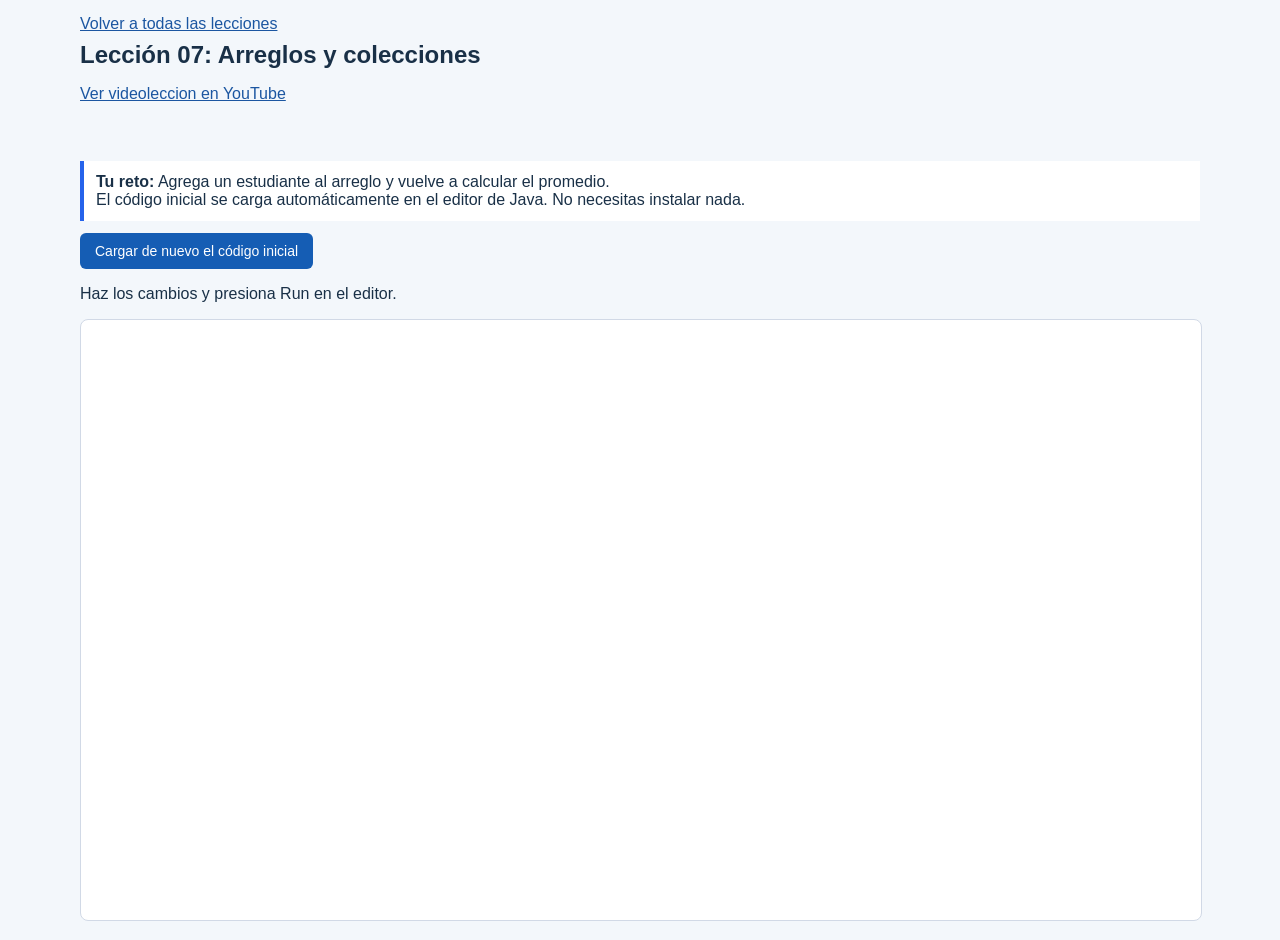
<file: practice/lesson-07.html>
<!doctype html><html lang="es"><head><meta charset="utf-8"><meta name="viewport" content="width=device-width,initial-scale=1"><title>Java - Lección 07</title><style>body{margin:0;font:16px 'Segoe UI',Arial,sans-serif;color:#193047;background:#f3f7fb}header,main{max-width:1120px;margin:auto;padding:15px 20px}h1{font-size:24px;margin:8px 0}.note{background:white;border-left:4px solid #2563eb;padding:12px;margin:12px 0}.editor{width:100%;height:600px;border:1px solid #d1d9e6;border-radius:8px;background:white}a{color:#1b56a1}button{background:#155db4;color:white;border:0;border-radius:6px;padding:10px 15px;font-size:14px;cursor:pointer}</style></head><body>
<header><a href="../index.html">Volver a todas las lecciones</a><h1>Lección 07: Arreglos y colecciones</h1><p><a href="https://www.youtube.com/watch?v=iQ70uHn4g9I" target="_blank" rel="noopener">Ver videoleccion en YouTube</a></p></header>
<main><div class="note"><strong>Tu reto:</strong> Agrega un estudiante al arreglo y vuelve a calcular el promedio.<br>El código inicial se carga automáticamente en el editor de Java. No necesitas instalar nada.</div>
<button id="load" type="button">Cargar de nuevo el código inicial</button><p>Haz los cambios y presiona Run en el editor.</p>
<iframe id="editor" class="editor" title="Editor Java en OneCompiler" src="https://onecompiler.com/embed/java?listenToEvents=true&amp;hideLanguageSelection=true&amp;fontSize=18" allow="clipboard-read; clipboard-write"></iframe>
</main><script>
const sourceCode="class Estudiante {\r\n    private String nombre;\r\n    private int nota;\r\n\r\n    Estudiante(String nombre, int nota) {\r\n        this.nombre = nombre;\r\n        this.nota = nota;\r\n    }\r\n\r\n    String getNombre() { return nombre; }\r\n    int getNota() { return nota; }\r\n}\r\n\r\npublic class Main {\r\n    public static void main(String[] args) {\r\n        Estudiante[] grupo = {\r\n            new Estudiante(\"Ana\", 16),\r\n            new Estudiante(\"Luis\", 12)\r\n        };\r\n        for (Estudiante e : grupo) {\r\n            System.out.println(e.getNombre());\r\n        }\r\n        // RETO: suma las notas, calcula el promedio y muéstralo.\r\n        // RETO: agrega un tercer estudiante.\r\n    }\r\n}";
const editor=document.getElementById('editor');
function precargar(){if(editor.contentWindow){editor.contentWindow.postMessage({eventType:'populateCode',language:'java',files:[{name:'Main.java',content:sourceCode}]},'https://onecompiler.com');}}
editor.addEventListener('load',()=>{setTimeout(precargar,450);setTimeout(precargar,1600);});
document.getElementById('load').addEventListener('click',precargar);
</script></body></html>
</file>
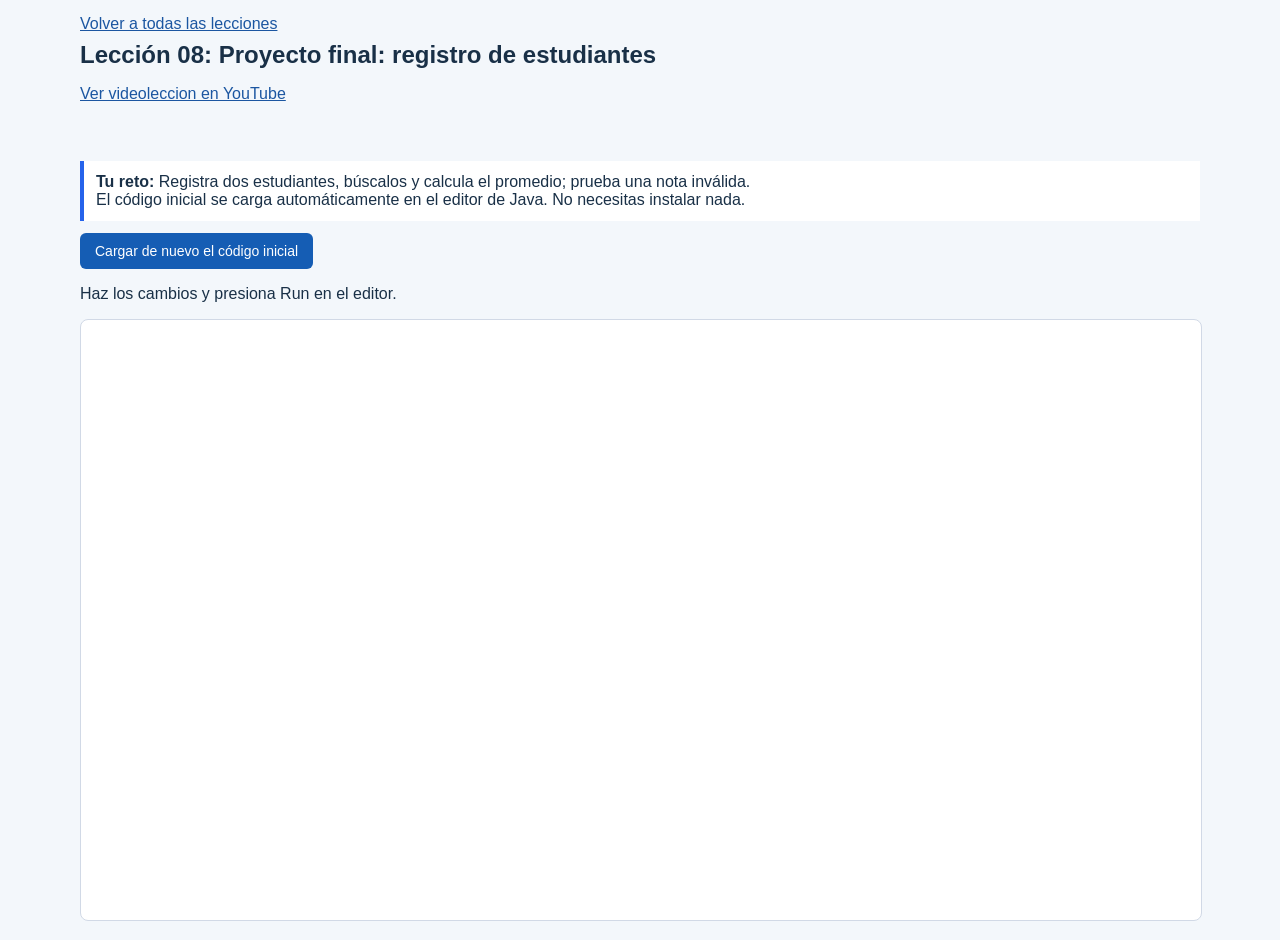
<file: practice/lesson-08.html>
<!doctype html><html lang="es"><head><meta charset="utf-8"><meta name="viewport" content="width=device-width,initial-scale=1"><title>Java - Lección 08</title><style>body{margin:0;font:16px 'Segoe UI',Arial,sans-serif;color:#193047;background:#f3f7fb}header,main{max-width:1120px;margin:auto;padding:15px 20px}h1{font-size:24px;margin:8px 0}.note{background:white;border-left:4px solid #2563eb;padding:12px;margin:12px 0}.editor{width:100%;height:600px;border:1px solid #d1d9e6;border-radius:8px;background:white}a{color:#1b56a1}button{background:#155db4;color:white;border:0;border-radius:6px;padding:10px 15px;font-size:14px;cursor:pointer}</style></head><body>
<header><a href="../index.html">Volver a todas las lecciones</a><h1>Lección 08: Proyecto final: registro de estudiantes</h1><p><a href="https://www.youtube.com/watch?v=4dYG0xN6whU" target="_blank" rel="noopener">Ver videoleccion en YouTube</a></p></header>
<main><div class="note"><strong>Tu reto:</strong> Registra dos estudiantes, b&#250;scalos y calcula el promedio; prueba una nota inv&#225;lida.<br>El código inicial se carga automáticamente en el editor de Java. No necesitas instalar nada.</div>
<button id="load" type="button">Cargar de nuevo el código inicial</button><p>Haz los cambios y presiona Run en el editor.</p>
<iframe id="editor" class="editor" title="Editor Java en OneCompiler" src="https://onecompiler.com/embed/java?listenToEvents=true&amp;hideLanguageSelection=true&amp;fontSize=18" allow="clipboard-read; clipboard-write"></iframe>
</main><script>
const sourceCode="import java.util.Scanner;\r\n\r\nclass Estudiante {\r\n    private String nombre;\r\n    private int nota;\r\n    Estudiante(String nombre, int nota) {\r\n        this.nombre = nombre;\r\n        this.nota = nota;\r\n    }\r\n    String getNombre() { return nombre; }\r\n    int getNota() { return nota; }\r\n}\r\n\r\npublic class Main {\r\n    public static void main(String[] args) {\r\n        Scanner entrada = new Scanner(System.in);\r\n        Estudiante[] grupo = new Estudiante[10];\r\n        int cantidad = 0;\r\n        System.out.println(\"Registro de estudiantes\");\r\n        // RETO: crea un menú para registrar, listar y buscar estudiantes.\r\n        // RETO: valida la nota (0 a 20) y evita exceder el array.\r\n        // SOLUCIÓN: consulta completed-examples/lesson-08-final-project/Main.java.\r\n    }\r\n}";
const editor=document.getElementById('editor');
function precargar(){if(editor.contentWindow){editor.contentWindow.postMessage({eventType:'populateCode',language:'java',files:[{name:'Main.java',content:sourceCode}]},'https://onecompiler.com');}}
editor.addEventListener('load',()=>{setTimeout(precargar,450);setTimeout(precargar,1600);});
document.getElementById('load').addEventListener('click',precargar);
</script></body></html>
</file>
<file: assets/course.css>
/* Diseño accesible y adaptable del índice del curso de Java. */
:root {
  color-scheme: light;
  --ink: #18273a;
  --muted: #4a5a6c;
  --primary: #1456b8;
  --primary-dark: #0c3985;
  --surface: #ffffff;
  --background: #f4f7fb;
  --border: #dbe3ee;
  --focus: #b45309;
}
* { box-sizing: border-box; }
html { scroll-behavior: smooth; }
body {
  margin: 0;
  background: var(--background);
  color: var(--ink);
  font: 16px/1.6 system-ui, -apple-system, "Segoe UI", sans-serif;
}
a { color: var(--primary); text-underline-offset: 3px; }
a:focus-visible {
  outline: 3px solid var(--focus);
  outline-offset: 3px;
}
.container { width: min(1100px, calc(100% - 36px)); margin-inline: auto; }
.skip-link {
  position: absolute;
  z-index: 10;
  left: 12px;
  top: -70px;
  padding: 10px 14px;
  background: #fff;
  color: #111;
}
.skip-link:focus { top: 10px; }
.site-header { background: var(--surface); border-bottom: 1px solid var(--border); }
.header__inner { display: flex; align-items: center; justify-content: space-between; gap: 22px; padding-block: 16px; }
.brand { font-size: 20px; font-weight: 750; text-decoration: none; color: var(--ink); }
.site-nav { display: flex; gap: 22px; flex-wrap: wrap; }
.site-nav a { font-weight: 600; }
.hero { background: linear-gradient(135deg, #e5efff 0%, #fff 100%); padding: 58px 0 46px; }
.hero h1 { max-width: 740px; font-size: clamp(32px, 5vw, 48px); letter-spacing: -.035em; line-height: 1.13; margin: 12px 0 20px; }
.hero__intro { max-width: 720px; font-size: 18px; }
.eyebrow { color: var(--primary-dark); font-size: 14px; font-weight: 750; letter-spacing: .04em; text-transform: uppercase; }
.hero__tip { margin-top: 20px; color: var(--muted); font-size: 14px; }
.hero__actions, .lesson__actions, .endnote__links { display: flex; flex-wrap: wrap; align-items: center; gap: 12px; }
.action {
  display: inline-block;
  padding: 10px 16px;
  border-radius: 8px;
  font-weight: 700;
  text-decoration: none;
  border: 1px solid var(--primary);
  text-align: center;
}
.action--primary { background: var(--primary); color: white; }
.action--primary:hover { background: var(--primary-dark); }
.action--secondary { background: #edf4ff; }
.action--outline { background: transparent; color: var(--primary-dark); }
.steps, .lessons, .endnote { padding-block: 28px; }
h2 { line-height: 1.3; font-size: clamp(22px, 3vw, 29px); }
.steps__list { display: grid; grid-template-columns: repeat(3, 1fr); padding: 0; list-style: none; gap: 14px; }
.steps__list li { border-left: 4px solid var(--primary); border-radius: 8px; padding: 16px 20px; background: var(--surface); }
.section-intro { color: var(--muted); }
.lesson-grid { padding: 0; margin-top: 26px; list-style: none; display: grid; grid-template-columns: repeat(2, minmax(0, 1fr)); gap: 18px; }
.lesson { min-width: 0; }
.lesson__body {
  height: 100%;
  padding: 22px;
  border: 1px solid var(--border);
  border-radius: 14px;
  background: var(--surface);
  box-shadow: 0 4px 18px rgb(16 32 60 / 5%);
}
.lesson__body h3 { margin: 10px 0; font-size: 19px; line-height: 1.35; }
.lesson__body p { margin: 10px 0 24px; color: var(--muted); }
.lesson__meta { display: flex; justify-content: space-between; color: var(--muted); font-size: 14px; }
.lesson__number { font-weight: 800; color: var(--primary-dark); }
.endnote { border-top: 1px solid var(--border); padding-bottom: 54px; }
.site-footer { border-top: 1px solid var(--border); padding-block: 22px; background: white; color: var(--muted); font-size: 14px; }
@media (max-width: 760px) {
  .header__inner { align-items: flex-start; flex-direction: column; }
  .steps__list, .lesson-grid { grid-template-columns: 1fr; }
  .hero { padding-block: 38px; }
  .lesson__body { padding: 18px; }
}
@media (max-width: 440px) {
  .action { width: 100%; }
  .site-nav { gap: 14px; font-size: 14px; }
  .hero__intro { font-size: 16px; }
}
@media (prefers-reduced-motion: reduce) {
  html { scroll-behavior: auto; }
}
</file>
